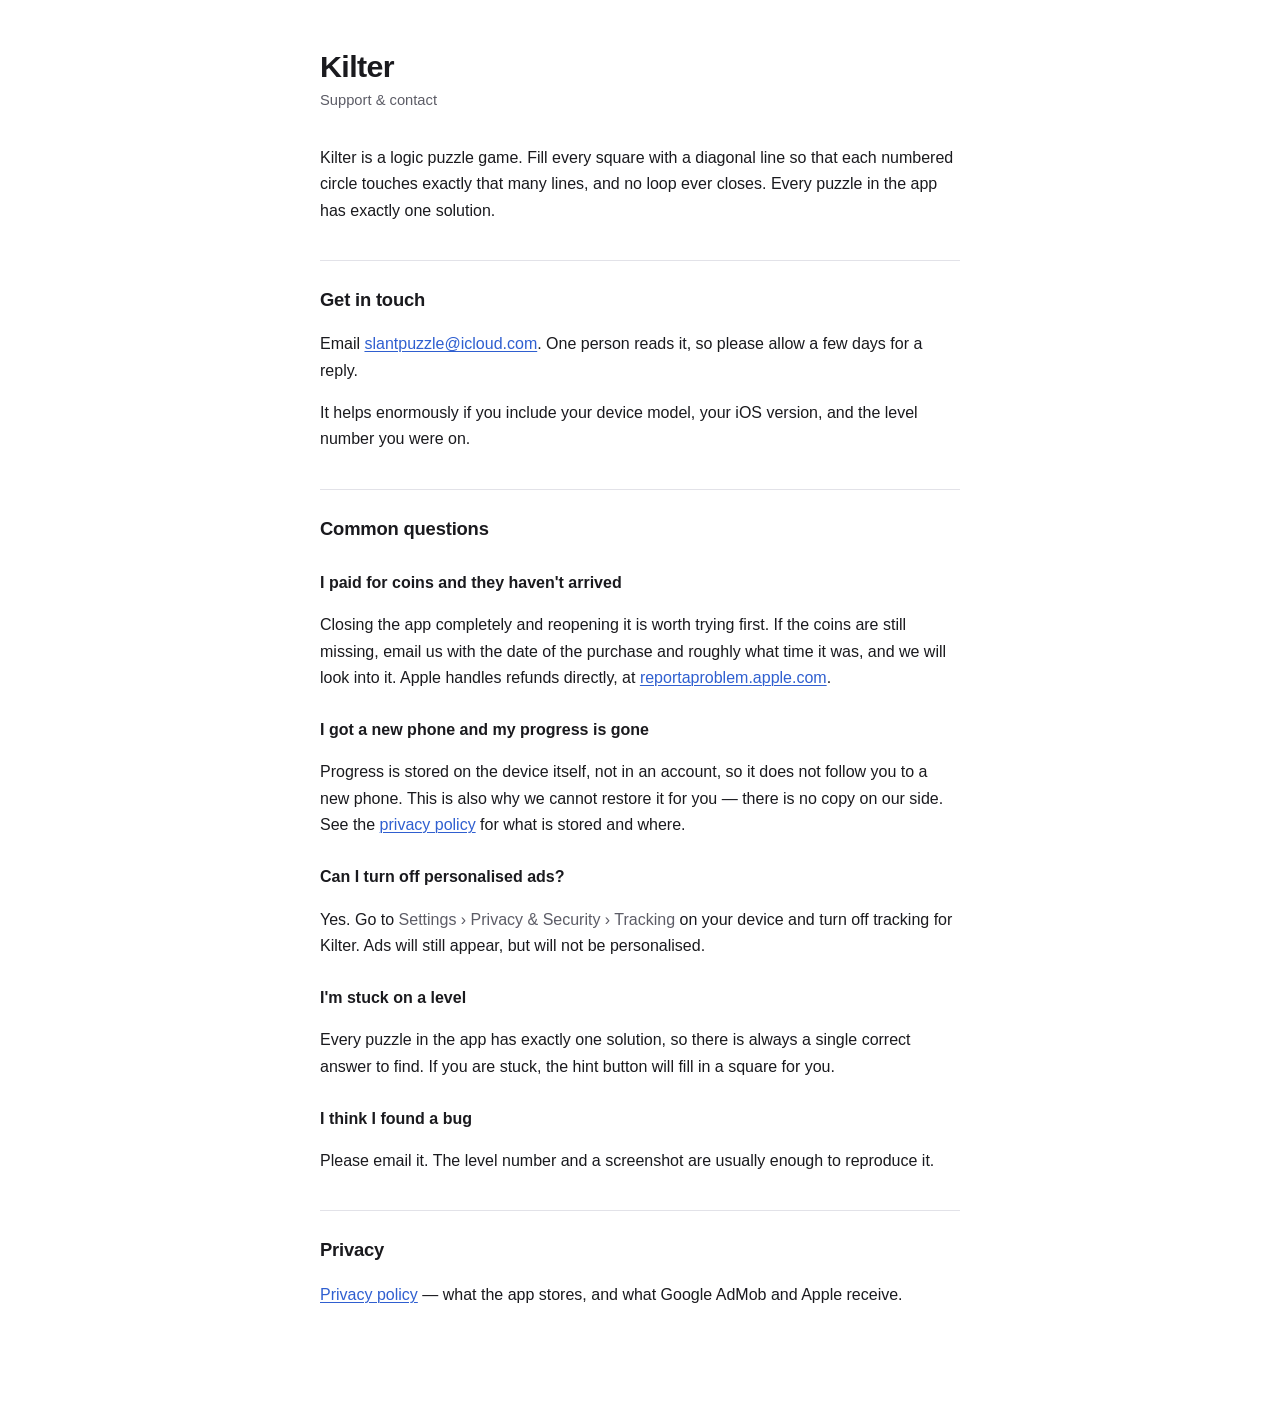
<file: index.html>
<!DOCTYPE html>
<html lang="en">
<head>
<meta charset="utf-8">
<meta name="viewport" content="width=device-width, initial-scale=1">
<title>Kilter — Support</title>
<link rel="stylesheet" href="style.css">
</head>
<body>
<main>
<h1>Kilter</h1>
<p class="meta">Support &amp; contact</p>

<p>Kilter is a logic puzzle game. Fill every square with a diagonal line so that each numbered
circle touches exactly that many lines, and no loop ever closes. Every puzzle in the app
has exactly one solution.</p>

<h2>Get in touch</h2>
<p>Email <a href="mailto:slantpuzzle@icloud.com">slantpuzzle@icloud.com</a>. One person reads it, so
please allow a few days for a reply.</p>
<p>It helps enormously if you include your device model, your iOS version, and the level
number you were on.</p>

<h2>Common questions</h2>

<h3>I paid for coins and they haven't arrived</h3>
<p>Closing the app completely and reopening it is worth trying first. If the coins are still
missing, email us with the date of the purchase and roughly what time it was, and we will
look into it. Apple handles refunds directly, at
<a href="https://reportaproblem.apple.com">reportaproblem.apple.com</a>.</p>

<h3>I got a new phone and my progress is gone</h3>
<p>Progress is stored on the device itself, not in an account, so it does not follow you to
a new phone. This is also why we cannot restore it for you — there is no copy on our side.
See the <a href="privacy.html">privacy policy</a> for what is stored and where.</p>

<h3>Can I turn off personalised ads?</h3>
<p>Yes. Go to <em>Settings &rsaquo; Privacy &amp; Security &rsaquo; Tracking</em> on your
device and turn off tracking for Kilter. Ads will still appear, but will not be
personalised.</p>

<h3>I'm stuck on a level</h3>
<p>Every puzzle in the app has exactly one solution, so there is always a single correct
answer to find. If you are stuck, the hint button will fill in a square for you.</p>

<h3>I think I found a bug</h3>
<p>Please email it. The level number and a screenshot are usually enough to reproduce it.</p>

<h2>Privacy</h2>
<p><a href="privacy.html">Privacy policy</a> — what the app stores, and what Google AdMob
and Apple receive.</p>
</main>
</body>
</html>
</file>
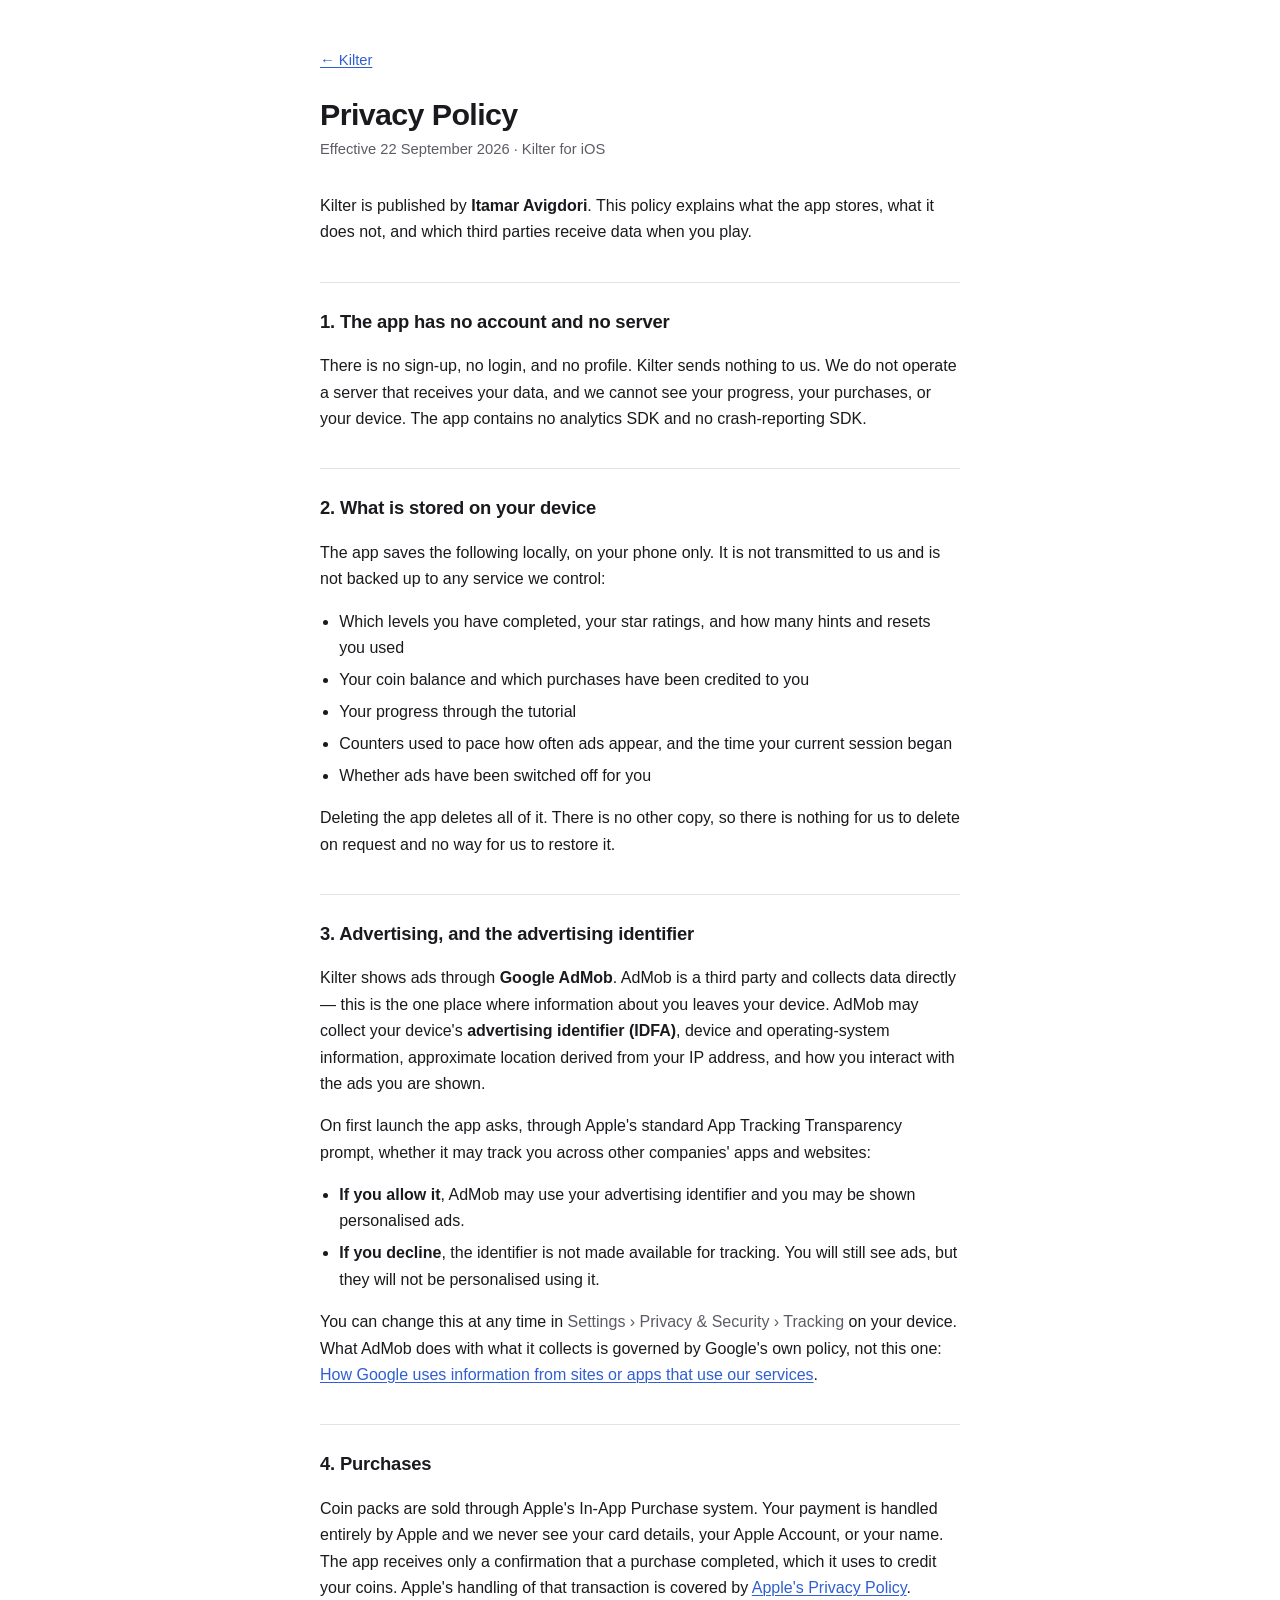
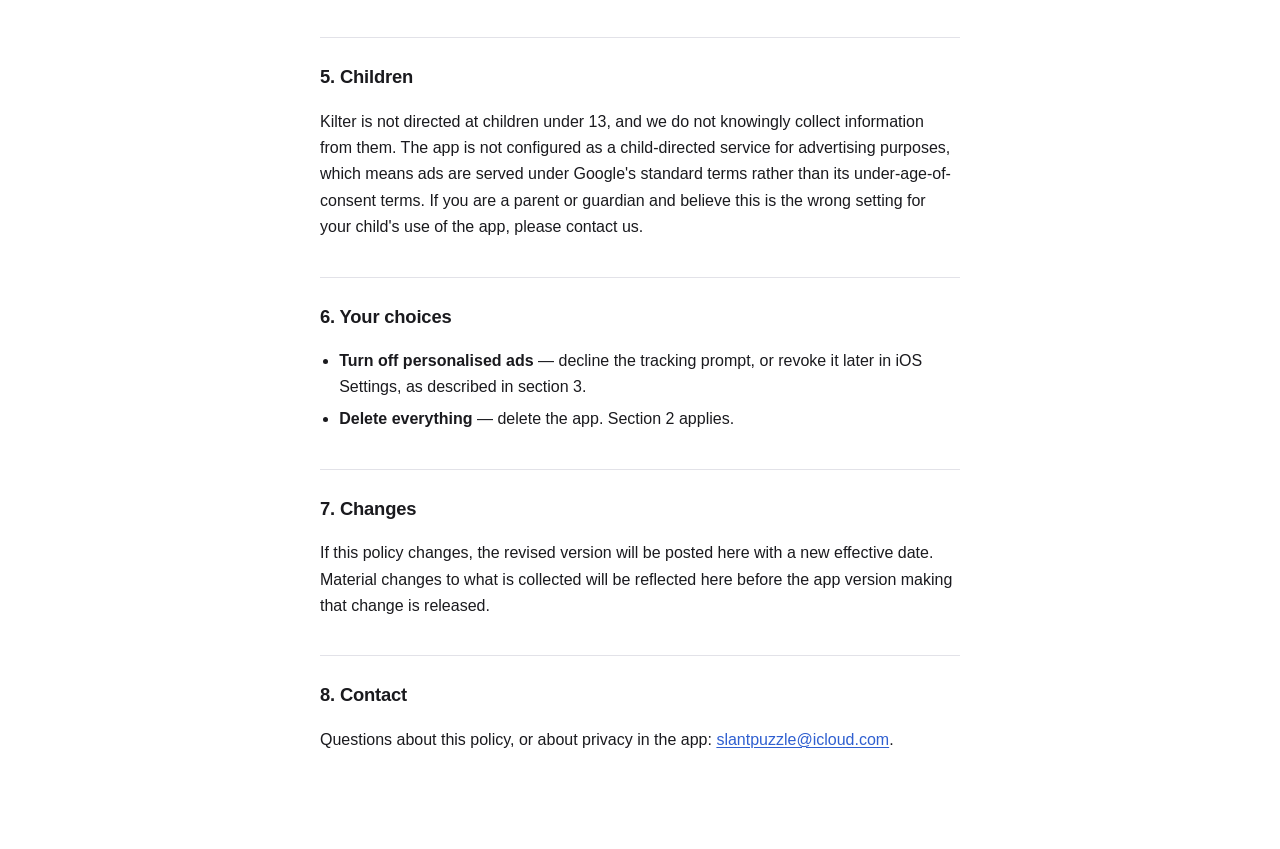
<file: privacy.html>
<!DOCTYPE html>
<html lang="en">
<head>
<meta charset="utf-8">
<meta name="viewport" content="width=device-width, initial-scale=1">
<title>Privacy Policy — Kilter</title>
<link rel="stylesheet" href="style.css">
</head>
<body>
<main>
<p class="back"><a href="index.html">&larr; Kilter</a></p>
<h1>Privacy Policy</h1>
<p class="meta">Effective 22 September 2026 · Kilter for iOS</p>

<p>Kilter is published by <strong>Itamar Avigdori</strong>. This policy explains
what the app stores, what it does not, and which third parties receive data when you play.</p>

<h2>1. The app has no account and no server</h2>
<p>There is no sign-up, no login, and no profile. Kilter sends nothing to us. We do
not operate a server that receives your data, and we cannot see your progress, your
purchases, or your device. The app contains no analytics SDK and no crash-reporting SDK.</p>

<h2>2. What is stored on your device</h2>
<p>The app saves the following locally, on your phone only. It is not transmitted to us
and is not backed up to any service we control:</p>
<ul>
  <li>Which levels you have completed, your star ratings, and how many hints and resets you used</li>
  <li>Your coin balance and which purchases have been credited to you</li>
  <li>Your progress through the tutorial</li>
  <li>Counters used to pace how often ads appear, and the time your current session began</li>
  <li>Whether ads have been switched off for you</li>
</ul>
<p>Deleting the app deletes all of it. There is no other copy, so there is nothing for us
to delete on request and no way for us to restore it.</p>

<h2>3. Advertising, and the advertising identifier</h2>
<p>Kilter shows ads through <strong>Google AdMob</strong>. AdMob is a third party and
collects data directly — this is the one place where information about you leaves your
device. AdMob may collect your device's <strong>advertising identifier (IDFA)</strong>,
device and operating-system information, approximate location derived from your IP address,
and how you interact with the ads you are shown.</p>
<p>On first launch the app asks, through Apple's standard App Tracking Transparency prompt,
whether it may track you across other companies' apps and websites:</p>
<ul>
  <li><strong>If you allow it</strong>, AdMob may use your advertising identifier and you
      may be shown personalised ads.</li>
  <li><strong>If you decline</strong>, the identifier is not made available for tracking.
      You will still see ads, but they will not be personalised using it.</li>
</ul>
<p>You can change this at any time in <em>Settings &rsaquo; Privacy &amp; Security &rsaquo;
Tracking</em> on your device. What AdMob does with what it collects is governed by Google's
own policy, not this one:
<a href="https://policies.google.com/technologies/partner-sites">How Google uses information
from sites or apps that use our services</a>.</p>

<h2>4. Purchases</h2>
<p>Coin packs are sold through Apple's In-App Purchase system. Your payment is handled
entirely by Apple and we never see your card details, your Apple Account, or your name.
The app receives only a confirmation that a purchase completed, which it uses to credit
your coins. Apple's handling of that transaction is covered by
<a href="https://www.apple.com/legal/privacy/">Apple's Privacy Policy</a>.</p>

<h2>5. Children</h2>
<p>Kilter is not directed at children under 13, and we do not knowingly collect
information from them. The app is not configured as a child-directed service for
advertising purposes, which means ads are served under Google's standard terms rather
than its under-age-of-consent terms. If you are a parent or guardian and believe this is
the wrong setting for your child's use of the app, please contact us.</p>

<h2>6. Your choices</h2>
<ul>
  <li><strong>Turn off personalised ads</strong> — decline the tracking prompt, or revoke
      it later in iOS Settings, as described in section 3.</li>
  <li><strong>Delete everything</strong> — delete the app. Section 2 applies.</li>
</ul>

<h2>7. Changes</h2>
<p>If this policy changes, the revised version will be posted here with a new effective
date. Material changes to what is collected will be reflected here before the app version
making that change is released.</p>

<h2>8. Contact</h2>
<p>Questions about this policy, or about privacy in the app:
<a href="mailto:slantpuzzle@icloud.com">slantpuzzle@icloud.com</a>.</p>
</main>
</body>
</html>
</file>
<file: style.css>
:root {
  --bg: #0b0b0d;
  --fg: #e8e8ea;
  --muted: #9a9aa2;
  --accent: #7aa2f7;
  --rule: #26262c;
}
@media (prefers-color-scheme: light) {
  :root { --bg:#fff; --fg:#1a1a1e; --muted:#5c5c66; --accent:#2f5fd0; --rule:#e2e2e8; }
}
* { box-sizing: border-box; }
body {
  margin: 0;
  background: var(--bg);
  color: var(--fg);
  font: 16px/1.65 -apple-system, BlinkMacSystemFont, "Segoe UI", Roboto, sans-serif;
  -webkit-text-size-adjust: 100%;
}
main { max-width: 42rem; margin: 0 auto; padding: 3rem 1rem 5rem; }
h1 { font-size: 1.9rem; line-height: 1.2; margin: 0 0 .25rem; letter-spacing: -.02em; }
h2 { font-size: 1.15rem; margin: 2.25rem 0 .6rem; letter-spacing: -.01em; }
h3 { font-size: 1rem; margin: 1.6rem 0 .4rem; color: var(--fg); }
h2 { border-top: 1px solid var(--rule); padding-top: 1.5rem; }
p, li { color: var(--fg); }
.meta { color: var(--muted); margin: 0 0 2rem; font-size: .92rem; }
.back { margin: 0 0 1.5rem; font-size: .92rem; }
a { color: var(--accent); text-decoration-thickness: 1px; text-underline-offset: 2px; }
ul { padding-left: 1.2rem; }
li { margin: .35rem 0; }
strong { font-weight: 600; }
em { color: var(--muted); font-style: normal; }
</file>
